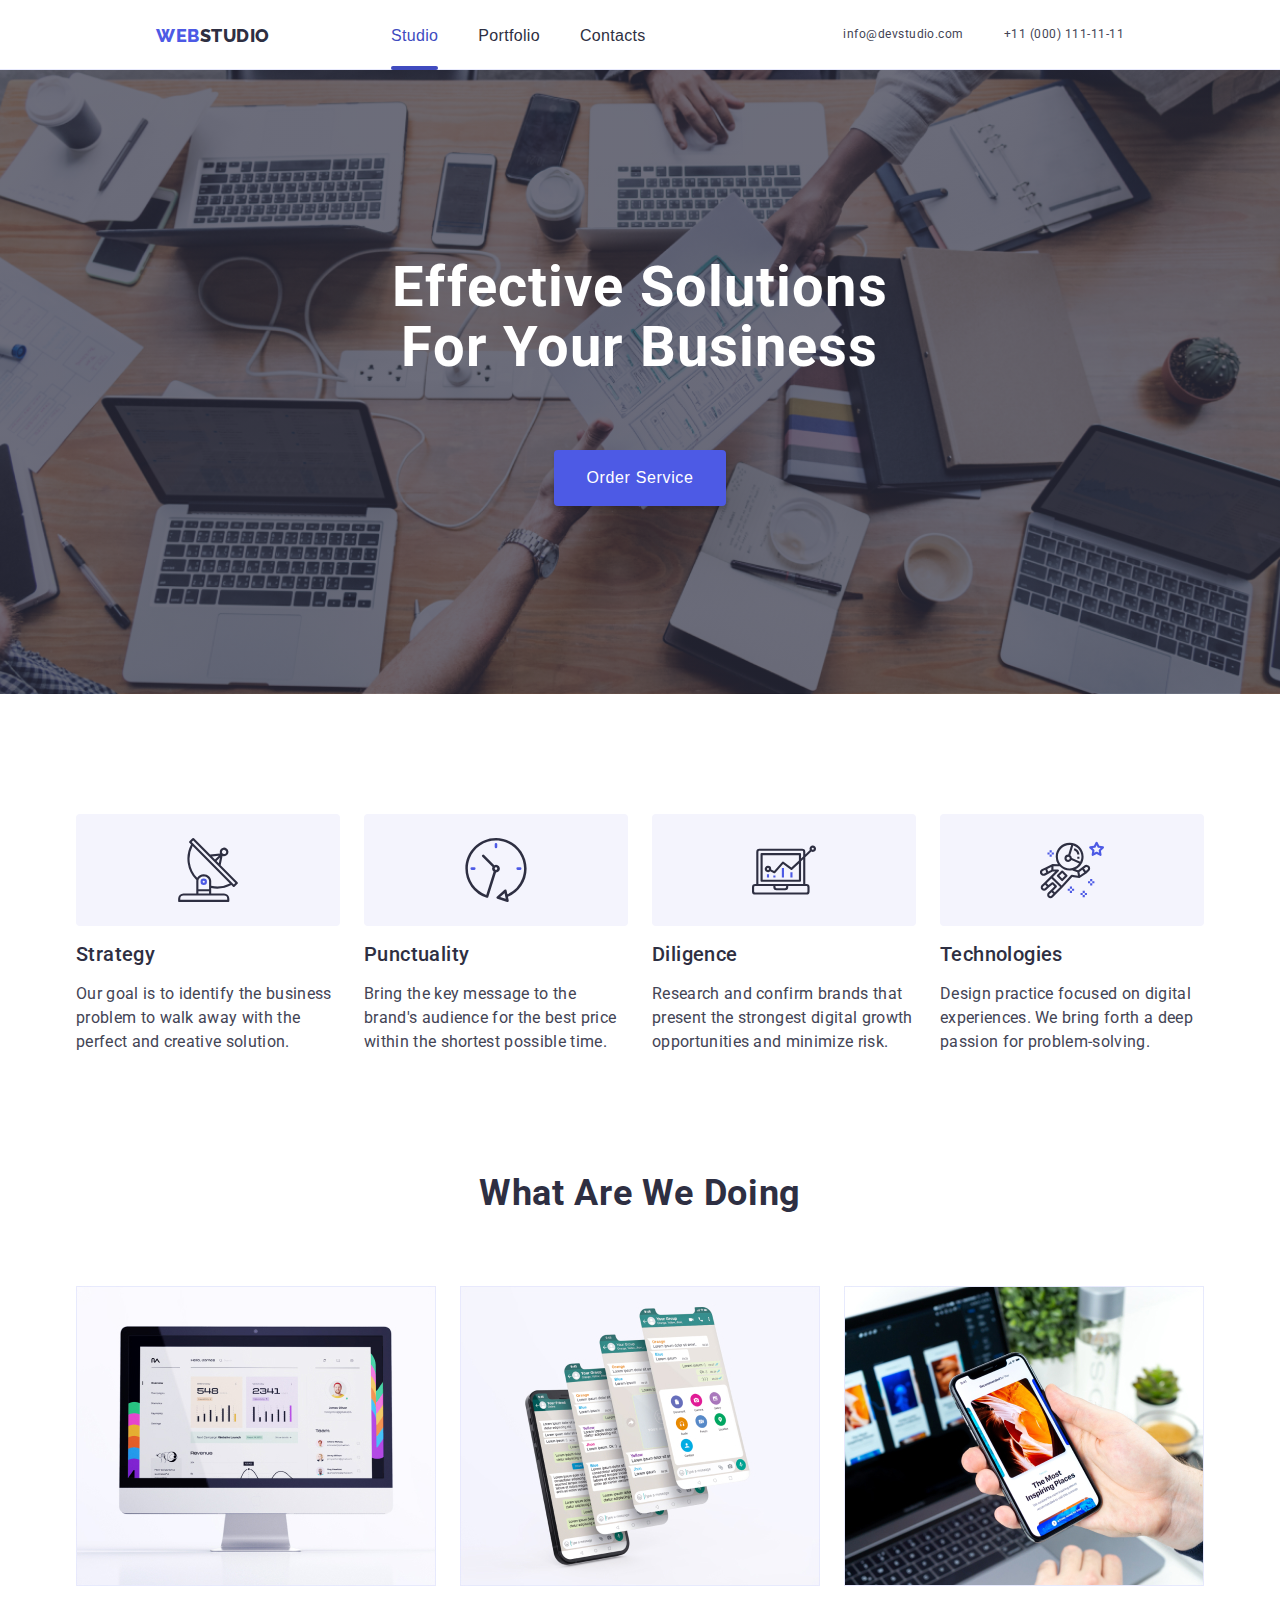
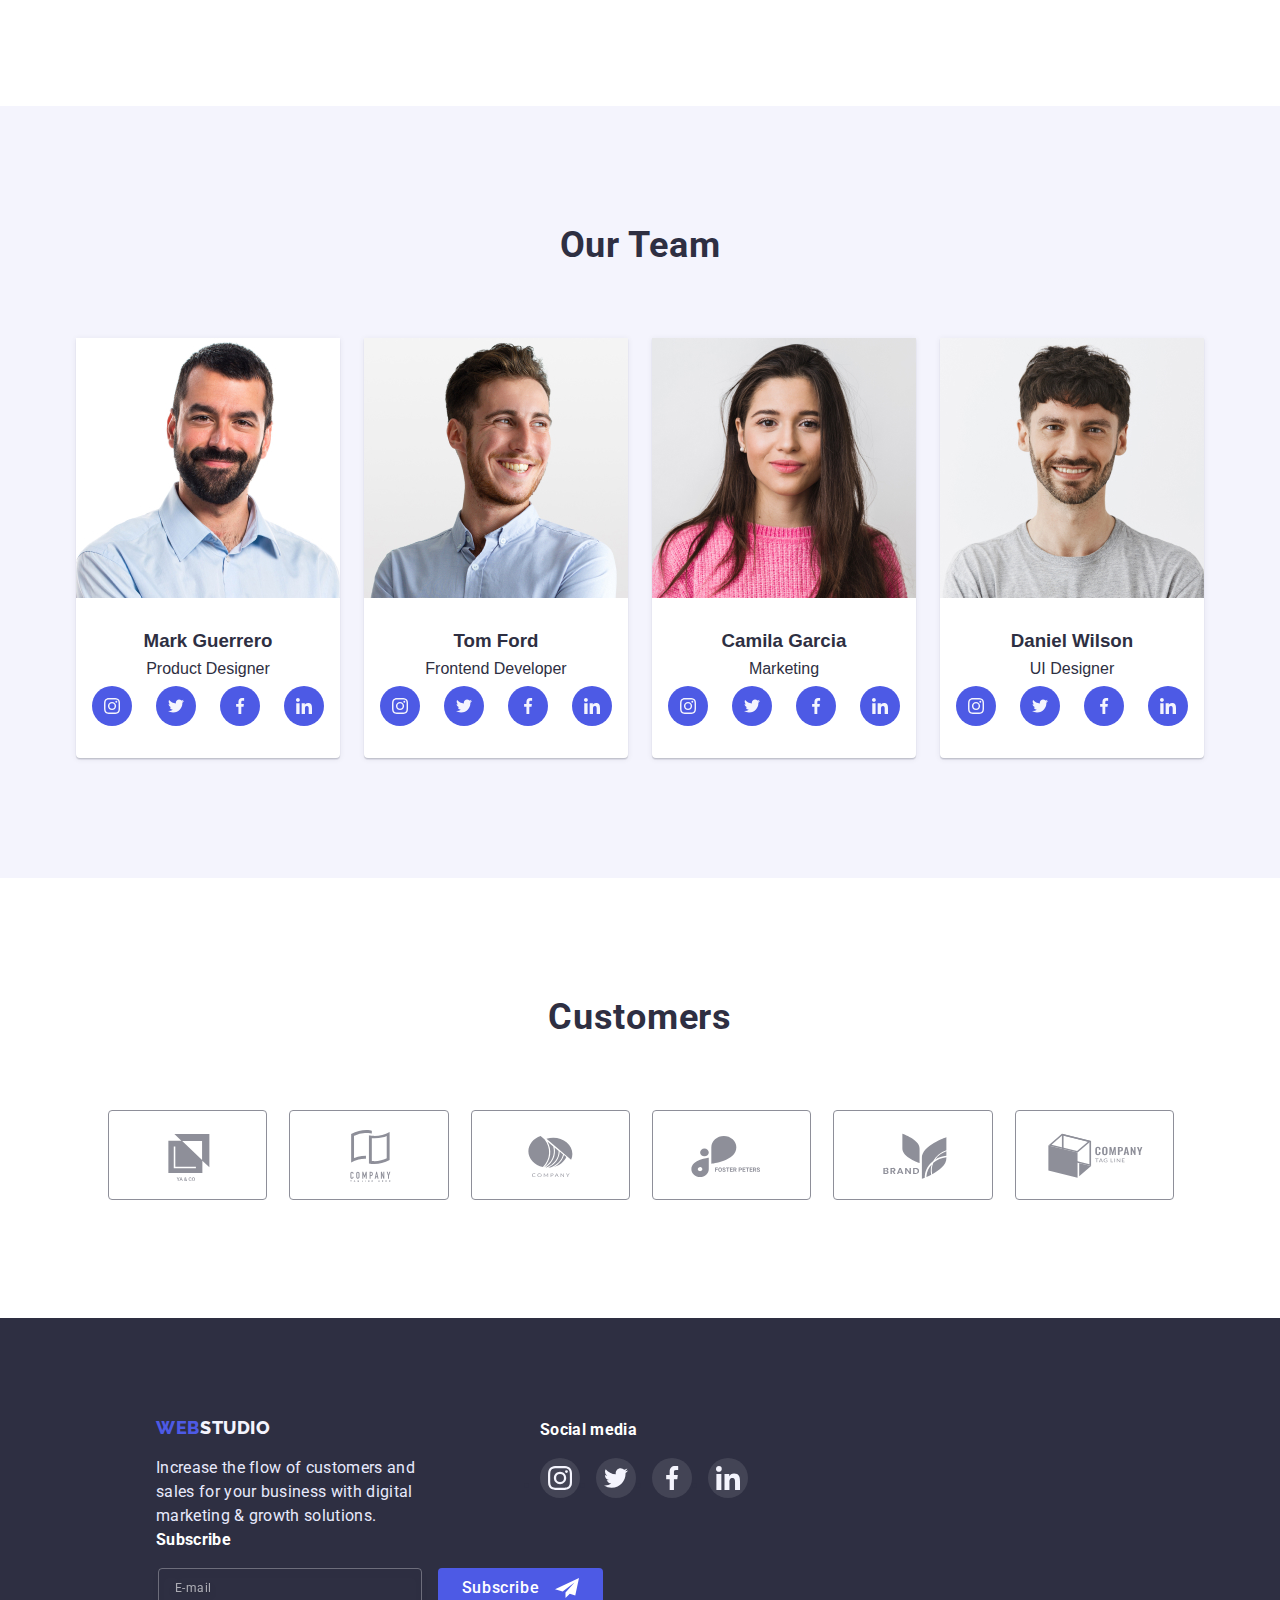
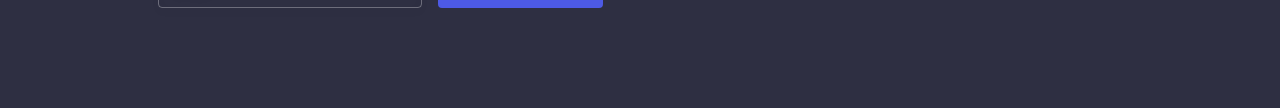
<file: index.html>
<!DOCTYPE html>
<html lang="en">
  <head>
    <meta charset="UTF-8" />
    <meta http-equiv="X-UA-Compatible" content="IE=edge" />
    <meta name="viewport" content="width=device-width, initial-scale=1.0" />
    <title>Document</title>
    <link rel="stylesheet" href="./css/styles.css" />
    <link rel="preconnect" href="https://fonts.googleapis.com" />
    <link rel="preconnect" href="https://fonts.gstatic.com" crossorigin />
    <link
      href="https://fonts.googleapis.com/css2?family=Raleway:wght@800&family=Roboto:wght@400;500;700&display=swap"
      rel="stylesheet"
    />
  </head>
  <body>
    <header class="container">
      <div class="ppp">
        <nav class="header-navigation">
          <a class="logo link" href="./index.html"
            ><div class="logo-firstpart">Web</div>
            <div class="logo-secondpart">Studio</div></a
          >

          <ul class="menu">
            <li>
              <a class="menu-item link active" href="./index.html">Studio</a>
            </li>
            <li>
              <a class="menu-item link" href="./portfolio.html">Portfolio</a>
            </li>
            <li>
              <a class="menu-item link" href="">Contacts</a>
            </li>
          </ul>
          <button class="open-menu" type="button" data-menu-open>
            <svg class="burger-icon" width="32" height="22">
              <use href="./images/icons.svg#icon-menu"></use>
            </svg>
          </button>
        </nav>
        <address>
          <ul class="contacts">
            <li class="contacts-item-height">
              <a class="contacts-item link" href="mailto:info@devstudio.com"
                >info@devstudio.com</a
              >
            </li>
            <li class="contacts-item-height">
              <a class="contacts-item link" href="tel:+110001111111"
                >+11 (000) 111-11-11</a
              >
            </li>
          </ul>
        </address>
      </div>
    </header>

    <main>
      <section class="first-section container">
        <h1>Effective Solutions for Your Business</h1>
        <button class="first-section-button" type="button" data-modal-open>
          Order Service
        </button>
      </section>
      <section class="second-section container">
        <h2 class="noname"></h2>
        <ul class="second-media-list list">
          <li class="second-media-item">
            <a href="" class="second-media-link link">
              <svg width="64" height="64">
                <use href="./images/icons.svg#icon-antenna"></use>
              </svg>
            </a>
          </li>
          <li class="second-media-item">
            <a href="" class="second-media-link link">
              <svg width="64" height="64">
                <use href="./images/icons.svg#icon-clock"></use>
              </svg>
            </a>
          </li>
          <li class="second-media-item">
            <a href="" class="second-media-link link">
              <svg width="64" height="64">
                <use href="./images/icons.svg#icon-diagram"></use>
              </svg>
            </a>
          </li>
          <li class="second-media-item">
            <a href="" class="second-media-link link">
              <svg width="64" height="64">
                <use href="./images/icons.svg#icon-astronaut"></use>
              </svg>
            </a>
          </li>
        </ul>
        <ul class="second-section-list list">
          <li class="second-section-item second-item-first">
            <h3 class="section-text-item">Strategy</h3>
            <p class="list-text">
              Our goal is to identify the business problem to walk away with the
              perfect and creative solution.
            </p>
          </li>
          <li class="second-section-item second-item-second">
            <h3 class="section-text-item">Punctuality</h3>
            <p class="list-text">
              Bring the key message to the brand's audience for the best price
              within the shortest possible time.
            </p>
          </li>
          <li class="second-section-item second-item-third">
            <h3 class="section-text-item">Diligence</h3>
            <p class="list-text">
              Research and confirm brands that present the strongest digital
              growth opportunities and minimize risk.
            </p>
          </li>
          <li class="second-section-item second-item-fourth">
            <h3 class="section-text-item">Technologies</h3>
            <p class="list-text">
              Design practice focused on digital experiences. We bring forth a
              deep passion for problem-solving.
            </p>
          </li>
        </ul>
      </section>
      <section class="third-section container">
        <h2 class="third-section-name">What are we doing</h2>
        <ul class="list">
          <li class="third-section-item">
            <img src="./images/img1.jpg" alt="computer" width="360" />
          </li>
          <li class="third-section-item">
            <img src="./images/img2.jpg" alt="phone" width="360" />
          </li>
          <li class="third-section-item">
            <img src="./images/img3.jpg" alt="computer and phone" width="360" />
          </li>
        </ul>
      </section>
      <section class="fourth-section container">
        <h2 class="fourth-section-name">Our Team</h2>
        <ul class="list">
          <li class="fourth-section-item">
            <img
              class="fourth-section-people"
              src="./images/img4.jpg"
              alt="man"
              width="264"
            />
            <h3 class="fourth-section-item-name">Mark Guerrero</h3>
            <p class="fourth-section-item-text">Product Designer</p>
            <ul class="fourth-media-list list">
              <li class="fourth-media-item">
                <a href="" class="fourth-media-link link">
                  <svg class="fourth-media-icon" width="16" height="16">
                    <use href="./images/icons.svg#icon-instagram"></use>
                  </svg>
                </a>
              </li>
              <li class="fourth-media-item">
                <a href="" class="fourth-media-link link"
                  ><svg class="fourth-media-icon" width="16" height="16">
                    <use href="./images/icons.svg#icon-twitter"></use></svg
                ></a>
              </li>
              <li class="fourth-media-item">
                <a href="" class="fourth-media-link link"
                  ><svg class="fourth-media-icon" width="16" height="16">
                    <use href="./images/icons.svg#icon-facebook"></use></svg
                ></a>
              </li>
              <li class="fourth-media-item">
                <a href="" class="fourth-media-link link"
                  ><svg class="fourth-media-icon" width="16" height="16">
                    <use href="./images/icons.svg#icon-linkedin"></use></svg
                ></a>
              </li>
            </ul>
          </li>
          <li class="fourth-section-item">
            <img
              class="fourth-section-people"
              src="./images/img5.jpg"
              alt="man"
              width="264"
            />
            <h3 class="fourth-section-item-name">Tom Ford</h3>
            <p class="fourth-section-item-text">Frontend Developer</p>
            <ul class="fourth-media-list list">
              <li class="fourth-media-item">
                <a href="" class="fourth-media-link link">
                  <svg class="fourth-media-icon" width="16" height="16">
                    <use href="./images/icons.svg#icon-instagram"></use>
                  </svg>
                </a>
              </li>
              <li class="fourth-media-item">
                <a href="" class="fourth-media-link link"
                  ><svg class="fourth-media-icon" width="16" height="16">
                    <use href="./images/icons.svg#icon-twitter"></use></svg
                ></a>
              </li>
              <li class="fourth-media-item">
                <a href="" class="fourth-media-link link"
                  ><svg class="fourth-media-icon" width="16" height="16">
                    <use href="./images/icons.svg#icon-facebook"></use></svg
                ></a>
              </li>
              <li class="fourth-media-item">
                <a href="" class="fourth-media-link link"
                  ><svg class="fourth-media-icon" width="16" height="16">
                    <use href="./images/icons.svg#icon-linkedin"></use></svg
                ></a>
              </li>
            </ul>
          </li>
          <li class="fourth-section-item">
            <img
              class="fourth-section-people"
              src="./images/img6.jpg"
              alt="woman"
              width="264"
            />
            <h3 class="fourth-section-item-name">Camila Garcia</h3>
            <p class="fourth-section-item-text">Marketing</p>
            <ul class="fourth-media-list list">
              <li class="fourth-media-item">
                <a href="" class="fourth-media-link link">
                  <svg class="fourth-media-icon" width="16" height="16">
                    <use href="./images/icons.svg#icon-instagram"></use>
                  </svg>
                </a>
              </li>
              <li class="fourth-media-item">
                <a href="" class="fourth-media-link link"
                  ><svg class="fourth-media-icon" width="16" height="16">
                    <use href="./images/icons.svg#icon-twitter"></use></svg
                ></a>
              </li>
              <li class="fourth-media-item">
                <a href="" class="fourth-media-link link"
                  ><svg class="fourth-media-icon" width="16" height="16">
                    <use href="./images/icons.svg#icon-facebook"></use></svg
                ></a>
              </li>
              <li class="fourth-media-item">
                <a href="" class="fourth-media-link link"
                  ><svg class="fourth-media-icon" width="16" height="16">
                    <use href="./images/icons.svg#icon-linkedin"></use></svg
                ></a>
              </li>
            </ul>
          </li>
          <li class="fourth-section-item">
            <img
              class="fourth-section-people"
              src="./images/img7.jpg"
              alt="man"
              width="264"
            />
            <h3 class="fourth-section-item-name">Daniel Wilson</h3>
            <p class="fourth-section-item-text">UI Designer</p>
            <ul class="fourth-media-list list">
              <li class="fourth-media-item">
                <a href="" class="fourth-media-link link">
                  <svg class="fourth-media-icon" width="16" height="16">
                    <use href="./images/icons.svg#icon-instagram"></use>
                  </svg>
                </a>
              </li>
              <li class="fourth-media-item">
                <a href="" class="fourth-media-link link"
                  ><svg class="fourth-media-icon" width="16" height="16">
                    <use href="./images/icons.svg#icon-twitter"></use></svg
                ></a>
              </li>
              <li class="fourth-media-item">
                <a href="" class="fourth-media-link link"
                  ><svg class="fourth-media-icon" width="16" height="16">
                    <use href="./images/icons.svg#icon-facebook"></use></svg
                ></a>
              </li>
              <li class="fourth-media-item">
                <a href="" class="fourth-media-link link"
                  ><svg class="fourth-media-icon" width="16" height="16">
                    <use href="./images/icons.svg#icon-linkedin"></use></svg
                ></a>
              </li>
            </ul>
          </li>
        </ul>
      </section>
      <section class="fifth-section container">
        <h2 class="fifth-section-name">Customers</h2>
        <ul class="fifth-media-list list">
          <li class="fifth-media-item">
            <a href="" class="fifth-media-link link">
              <svg class="fifth-media-icon" width="104" height="56">
                <use href="./images/icons.svg#icon-customer1"></use>
              </svg>
            </a>
          </li>
          <li class="fifth-media-item">
            <a href="" class="fifth-media-link link">
              <svg class="fifth-media-icon" width="104" height="56">
                <use href="./images/icons.svg#icon-customer2"></use>
              </svg>
            </a>
          </li>
          <li class="fifth-media-item">
            <a href="" class="fifth-media-link link">
              <svg class="fifth-media-icon" width="104" height="56">
                <use href="./images/icons.svg#icon-customer3"></use>
              </svg>
            </a>
          </li>
          <li class="fifth-media-item">
            <a href="" class="fifth-media-link link">
              <svg class="fifth-media-icon" width="104" height="56">
                <use href="./images/icons.svg#icon-customer4"></use>
              </svg>
            </a>
          </li>
          <li class="fifth-media-item">
            <a href="" class="fifth-media-link link">
              <svg class="fifth-media-icon" width="104" height="56">
                <use href="./images/icons.svg#icon-customer5"></use>
              </svg>
            </a>
          </li>
          <li class="fifth-media-item">
            <a href="" class="fifth-media-link link">
              <svg class="fifth-media-icon" width="104" height="56">
                <use href="./images/icons.svg#icon-customer6"></use>
              </svg>
            </a>
          </li>
        </ul>
      </section>
    </main>
    <footer class="container">
      <div class="footer-part-general">
        <a class="footer-logo link" href="./index.html"
          ><div class="footer-logo-firstpart">Web</div>
          <div class="footer-logo-secondpart">Studio</div></a
        >
        <p class="footer-text">
          Increase the flow of customers and sales for your business with
          digital marketing & growth solutions.
        </p>
      </div>
      <div class="footer-part-media">
        <h4 class="footer-media-text">Social media</h4>
        <ul class="footer-media-list">
          <li class="foter-media-item">
            <a href="" class="footer-media-link link">
              <svg width="24" height="24">
                <use href="./images/icons.svg#icon-instagram"></use>
              </svg>
            </a>
          </li>
          <li class="foter-media-item">
            <a href="" class="footer-media-link link"
              ><svg width="24" height="24">
                <use href="./images/icons.svg#icon-twitter"></use></svg
            ></a>
          </li>
          <li class="foter-media-item">
            <a href="" class="footer-media-link link"
              ><svg width="24" height="24">
                <use href="./images/icons.svg#icon-facebook"></use></svg
            ></a>
          </li>
          <li class="foter-media-item">
            <a href="" class="footer-media-link link"
              ><svg width="24" height="24">
                <use href="./images/icons.svg#icon-linkedin"></use></svg
            ></a>
          </li>
        </ul>
      </div>
      <div class="footer-part-subscribe">
        <h4 class="footer-subscribe-text">Subscribe</h4>
        <form class="footer-form">
          <input
            class="footer-input"
            type="email"
            name="user-email"
            placeholder="E-mail"
          />
          <button class="footer-button-subscribe" type="submit">
            Subscribe
            <svg class="subscribe-icon" width="24" height="24">
              <use href="./images/icons.svg#icon-send"></use>
            </svg>
          </button>
        </form>
      </div>
    </footer>
    <div class="backdrop is-hidden" data-modal>
      <div class="modal">
        <button type="button" class="modal-close" data-modal-close>
          <svg class="modal-close-item" width="8" height="8">
            <use href="./images/icons.svg#icon-close"></use>
          </svg>
        </button>
        <p class="modal-name">Leave your contacts and we will call you back</p>
        <form name="singup-form" autocomplete="on" action="">
          <div class="center">
            <div class="input-height">
              <label class="modal-label" for="name">Name</label>
              <div class="input-wrap">
                <input
                  class="modal-input"
                  id="name"
                  name="user-name"
                  type="text"
                  autofocus
                />
                <svg class="modal-icon" width="18" height="18">
                  <use href="./images/icons.svg#icon-profile1"></use>
                </svg>
              </div>
            </div>
            <div class="input-height">
              <label class="modal-label" for="tel">Phone</label>
              <div class="input-wrap">
                <input
                  class="modal-input"
                  id="tel"
                  name="user-tel"
                  type="tel"
                  autofocus
                />
                <svg class="modal-icon" width="18" height="18">
                  <use href="./images/icons.svg#icon-profile2"></use>
                </svg>
              </div>
            </div>
            <div class="input-height">
              <label class="modal-label" for="email">Email</label>
              <div class="input-wrap">
                <input
                  class="modal-input"
                  id="email"
                  name="user-email"
                  type="email"
                  autofocus
                />
                <svg class="modal-icon" width="18" height="18">
                  <use href="./images/icons.svg#icon-profile3"></use>
                </svg>
              </div>
            </div>
            <div class="comment-height">
              <label for="comment" class="modal-label">Comment</label>
              <textarea
                class="modal-textarea"
                name="user-comment"
                id="comment"
                placeholder="Text input"
              ></textarea>
            </div>
          </div>
          <div class="modal-field">
            <input
              class="modal-checkbox is-hidden"
              id="accept"
              name="user-accept"
              type="checkbox"
              value="true"
            />
            <label for="accept" class="policy-text">
              I accept the terms and conditions of the
              <a class="policy-link" href="">Privacy Policy</a></label
            >

            <button class="modal-submit" type="submit">Send</button>
          </div>
        </form>
      </div>
    </div>
    <script src="./js/modal.js"></script>
    <div class="menu-container is-hidden container" data-menu>
      <div class="modal-menu">
        <button type="button" class="modal-close" data-menu-close>
          <svg class="modal-close-item" width="8" height="8">
            <use href="./images/icons.svg#icon-close"></use>
          </svg>
        </button>
        <ul class="modal-menu-list">
          <li>
            <a class="modal-menu-item link" href="./index.html">Studio</a>
          </li>
          <li>
            <a class="modal-menu-item link" href="./portfolio.html"
              >Portfolio</a
            >
          </li>
          <li>
            <a class="modal-menu-item link active-modal" href="">Contacts</a>
          </li>
        </ul>
        <address>
          <ul class="modal-contacts-list">
            <li class="modal-item-tel">
              <a class="modal-contacts-tel link" href="tel:+110001111111"
                >+11 (000) 111-11-11</a
              >
            </li>
            <li>
              <a
                class="modal-contacts-mail link"
                href="mailto:info@devstudio.com"
                >info@devstudio.com</a
              >
            </li>
          </ul>
        </address>
        <ul class="modal-media-list list">
          <li class="fourth-media-item">
            <a href="" class="fourth-media-link link">
              <svg class="fourth-media-icon" width="16" height="16">
                <use href="./images/icons.svg#icon-instagram"></use>
              </svg>
            </a>
          </li>
          <li class="fourth-media-item">
            <a href="" class="fourth-media-link link"
              ><svg class="fourth-media-icon" width="16" height="16">
                <use href="./images/icons.svg#icon-twitter"></use></svg
            ></a>
          </li>
          <li class="fourth-media-item">
            <a href="" class="fourth-media-link link"
              ><svg class="fourth-media-icon" width="16" height="16">
                <use href="./images/icons.svg#icon-facebook"></use></svg
            ></a>
          </li>
          <li class="fourth-media-item">
            <a href="" class="fourth-media-link link"
              ><svg class="fourth-media-icon" width="16" height="16">
                <use href="./images/icons.svg#icon-linkedin"></use></svg
            ></a>
          </li>
        </ul>
      </div>
    </div>
    <script src="./js/menu.js"></script>
  </body>
</html>
</file>
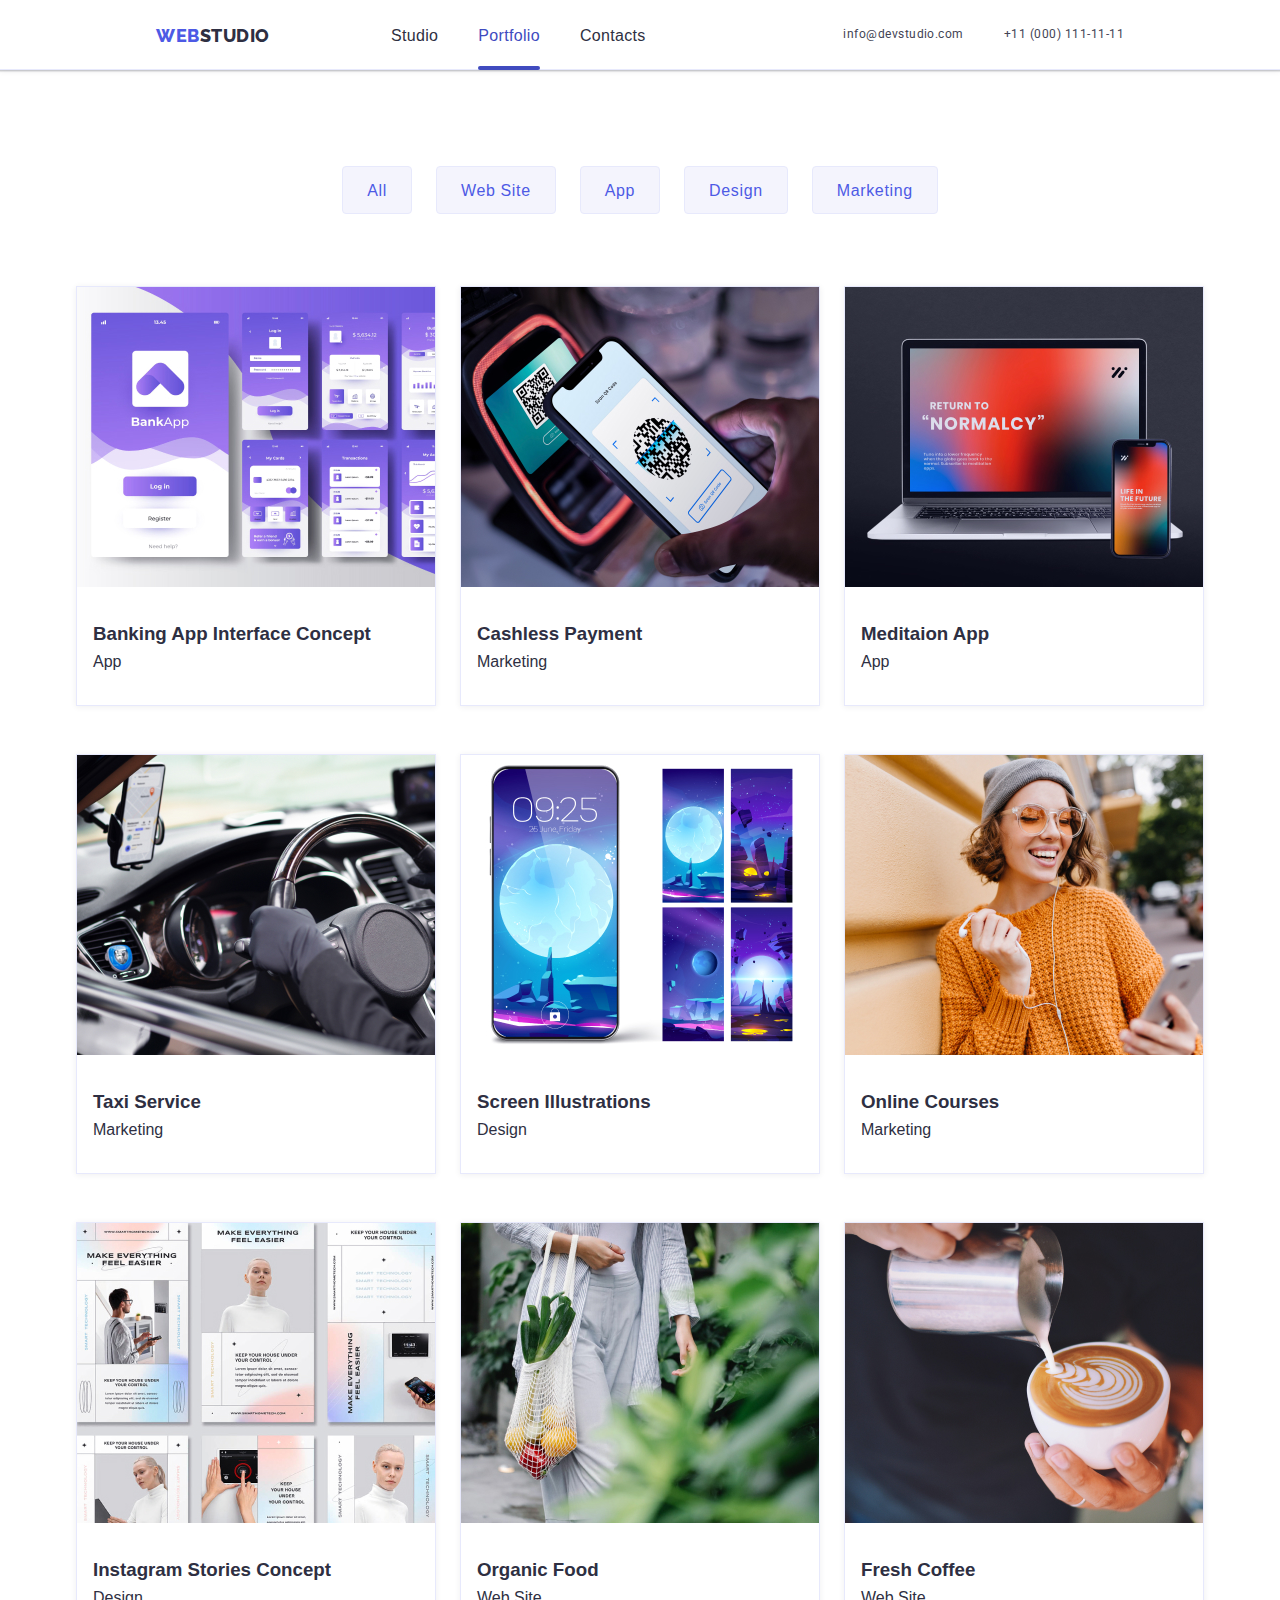
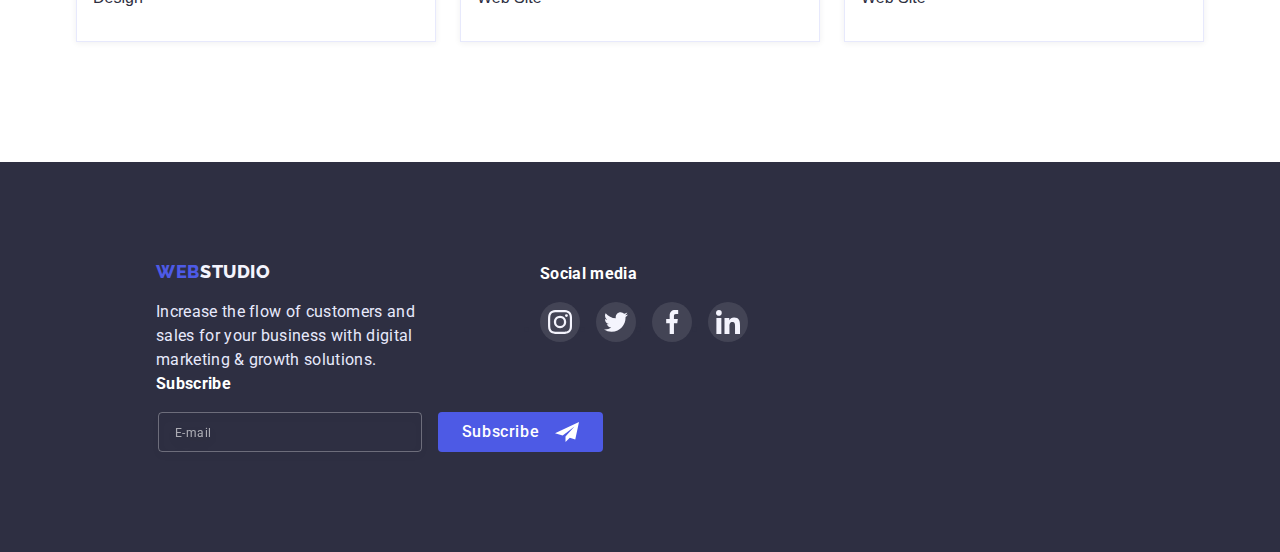
<file: portfolio.html>
<!DOCTYPE html>
<html lang="en">
  <head>
    <meta charset="UTF-8" />
    <meta http-equiv="X-UA-Compatible" content="IE=edge" />
    <meta name="viewport" content="width=device-width, initial-scale=1.0" />
    <title>Document</title>
    <link rel="stylesheet" href="./css/styles.css" />
    <link rel="preconnect" href="https://fonts.googleapis.com" />
    <link rel="preconnect" href="https://fonts.gstatic.com" crossorigin />
    <link
      href="https://fonts.googleapis.com/css2?family=Raleway:wght@800&family=Roboto:wght@400;500;700&display=swap"
      rel="stylesheet"
    />
  </head>
  <body>
    <header class="container">
      <div class="ppp">
        <nav class="header-navigation">
          <a class="logo link" href="./index.html"
            ><div class="logo-firstpart">Web</div>
            <div class="logo-secondpart">Studio</div></a
          >

          <ul class="menu">
            <li>
              <a class="menu-item link" href="./index.html">Studio</a>
            </li>
            <li>
              <a class="menu-item link active" href="./portfolio.html"
                >Portfolio</a
              >
            </li>
            <li>
              <a class="menu-item link" href="">Contacts</a>
            </li>
          </ul>
          <button class="open-menu" type="button" data-menu-open>
            <svg class="burger-icon" width="32" height="22">
              <use href="./images/icons.svg#icon-menu"></use>
            </svg>
          </button>
        </nav>
        <address>
          <ul class="contacts">
            <li class="contacts-item-height">
              <a class="contacts-item link" href="mailto:info@devstudio.com"
                >info@devstudio.com</a
              >
            </li>
            <li class="contacts-item-height">
              <a class="contacts-item link" href="tel:+110001111111"
                >+11 (000) 111-11-11</a
              >
            </li>
          </ul>
        </address>
      </div>
    </header>

    <main>
      <nav class="container">
        <ul class="navigation">
          <li>
            <button class="navigation-button" type="button">All</button>
          </li>
          <li>
            <button class="navigation-button" type="button">Web Site</button>
          </li>
          <li><button class="navigation-button" type="button">App</button></li>
          <li>
            <button class="navigation-button" type="button">Design</button>
          </li>
          <li>
            <button class="navigation-button" type="button">Marketing</button>
          </li>
        </ul>
      </nav>
      <section class="container">
        <ul class="main-general-list">
          <li class="main-list-item first-item-portfolio">
            <div class="main-overlay-image">
              <img
                src="./images/images-portfolio/img1.jpg"
                alt="App"
                width="360"
                height="300"
              />
              <p class="main-list-overlay">
                14 Stylish and User-Friendly App Design Concepts · Task Manager
                App · Calorie Tracker App · Exotic Fruit Ecommerce App · Cloud
                Storage App
              </p>
            </div>

            <h3 class="card-name">Banking App Interface Concept</h3>
            <p class="card-text">App</p>
          </li>
          <li class="main-list-item second-item-portfolio">
            <div class="main-overlay-image">
              <img
                src="./images/images-portfolio/img2.jpg"
                alt="Phone"
                width="360"
                height="300"
              />
              <p class="main-list-overlay">
                14 Stylish and User-Friendly App Design Concepts · Task Manager
                App · Calorie Tracker App · Exotic Fruit Ecommerce App · Cloud
                Storage App
              </p>
            </div>
            <h3 class="card-name">Cashless Payment</h3>
            <p class="card-text">Marketing</p>
          </li>
          <li class="main-list-item third-item-portfolio">
            <div class="main-overlay-image">
              <img
                src="./images/images-portfolio/img3.jpg"
                alt="Phone and computer"
                width="360"
                height="300"
              />
              <p class="main-list-overlay">
                14 Stylish and User-Friendly App Design Concepts · Task Manager
                App · Calorie Tracker App · Exotic Fruit Ecommerce App · Cloud
                Storage App
              </p>
            </div>
            <h3 class="card-name">Meditaion App</h3>
            <p class="card-text">App</p>
          </li>

          <li class="main-list-item first-item-portfolio">
            <div class="main-overlay-image">
              <img
                src="./images/images-portfolio/img4.jpg"
                alt="car"
                width="360"
                height="300"
              />
              <p class="main-list-overlay">
                14 Stylish and User-Friendly App Design Concepts · Task Manager
                App · Calorie Tracker App · Exotic Fruit Ecommerce App · Cloud
                Storage App
              </p>
            </div>
            <h3 class="card-name">Taxi Service</h3>
            <p class="card-text">Marketing</p>
          </li>
          <li class="main-list-item second-item-portfolio">
            <div class="main-overlay-image">
              <img
                src="./images/images-portfolio/img5.jpg"
                alt="phone"
                width="360"
                height="300"
              />
              <p class="main-list-overlay">
                14 Stylish and User-Friendly App Design Concepts · Task Manager
                App · Calorie Tracker App · Exotic Fruit Ecommerce App · Cloud
                Storage App
              </p>
            </div>
            <h3 class="card-name">Screen Illustrations</h3>
            <p class="card-text">Design</p>
          </li>
          <li class="main-list-item third-item-portfolio">
            <div class="main-overlay-image">
              <img
                src="./images/images-portfolio/img6.jpg"
                alt="girl"
                width="360"
                height="300"
              />
              <p class="main-list-overlay">
                14 Stylish and User-Friendly App Design Concepts · Task Manager
                App · Calorie Tracker App · Exotic Fruit Ecommerce App · Cloud
                Storage App
              </p>
            </div>
            <h3 class="card-name">Online Courses</h3>
            <p class="card-text">Marketing</p>
          </li>

          <li class="main-list-item first-item-portfolio">
            <div class="main-overlay-image">
              <img
                src="./images/images-portfolio/img7.jpg"
                alt="App"
                width="360"
                height="300"
              />
              <p class="main-list-overlay">
                14 Stylish and User-Friendly App Design Concepts · Task Manager
                App · Calorie Tracker App · Exotic Fruit Ecommerce App · Cloud
                Storage App
              </p>
            </div>
            <h3 class="card-name">Instagram Stories Concept</h3>
            <p class="card-text">Design</p>
          </li>
          <li class="main-list-item second-item-portfolio">
            <div class="main-overlay-image">
              <img
                src="./images/images-portfolio/img8.jpg"
                alt="Woman with food"
                width="360"
                height="300"
              />
              <p class="main-list-overlay">
                14 Stylish and User-Friendly App Design Concepts · Task Manager
                App · Calorie Tracker App · Exotic Fruit Ecommerce App · Cloud
                Storage App
              </p>
            </div>
            <h3 class="card-name">Organic Food</h3>
            <p class="card-text">Web Site</p>
          </li>
          <li class="main-list-item third-item-portfolio">
            <div class="main-overlay-image">
              <img
                src="./images/images-portfolio/img9.jpg"
                alt="Coffee"
                width="360"
                height="300"
              />
              <p class="main-list-overlay">
                14 Stylish and User-Friendly App Design Concepts · Task Manager
                App · Calorie Tracker App · Exotic Fruit Ecommerce App · Cloud
                Storage App
              </p>
            </div>
            <h3 class="card-name">Fresh Coffee</h3>
            <p class="card-text">Web Site</p>
          </li>
        </ul>
      </section>
    </main>
    <footer class="container">
      <div class="footer-part-general">
        <a class="footer-logo link" href="./index.html"
          ><div class="footer-logo-firstpart">Web</div>
          <div class="footer-logo-secondpart">Studio</div></a
        >
        <p class="footer-text">
          Increase the flow of customers and sales for your business with
          digital marketing & growth solutions.
        </p>
      </div>
      <div class="footer-part-media">
        <h4 class="footer-media-text">Social media</h4>
        <ul class="footer-media-list">
          <li class="foter-media-item">
            <a href="" class="footer-media-link link">
              <svg width="24" height="24">
                <use href="./images/icons.svg#icon-instagram"></use>
              </svg>
            </a>
          </li>
          <li class="foter-media-item">
            <a href="" class="footer-media-link link"
              ><svg width="24" height="24">
                <use href="./images/icons.svg#icon-twitter"></use></svg
            ></a>
          </li>
          <li class="foter-media-item">
            <a href="" class="footer-media-link link"
              ><svg width="24" height="24">
                <use href="./images/icons.svg#icon-facebook"></use></svg
            ></a>
          </li>
          <li class="foter-media-item">
            <a href="" class="footer-media-link link"
              ><svg width="24" height="24">
                <use href="./images/icons.svg#icon-linkedin"></use></svg
            ></a>
          </li>
        </ul>
      </div>
      <div class="footer-part-subscribe">
        <h4 class="footer-subscribe-text">Subscribe</h4>
        <form class="footer-form">
          <input
            class="footer-input"
            type="email"
            name="user-email"
            placeholder="E-mail"
          />
          <button class="footer-button-subscribe" type="submit">
            Subscribe
            <svg class="subscribe-icon" width="24" height="24">
              <use href="./images/icons.svg#icon-send"></use>
            </svg>
          </button>
        </form>
      </div>
    </footer>
    <div class="menu-container is-hidden container" data-menu>
      <div class="modal-menu">
        <button type="button" class="modal-close" data-menu-close>
          <svg class="modal-close-item" width="8" height="8">
            <use href="./images/icons.svg#icon-close"></use>
          </svg>
        </button>
        <ul class="modal-menu-list">
          <li>
            <a class="modal-menu-item link" href="./index.html">Studio</a>
          </li>
          <li>
            <a class="modal-menu-item link" href="./portfolio.html"
              >Portfolio</a
            >
          </li>
          <li>
            <a class="modal-menu-item link active-modal" href="">Contacts</a>
          </li>
        </ul>
        <address>
          <ul class="modal-contacts-list">
            <li class="modal-item-tel">
              <a class="modal-contacts-tel link" href="tel:+110001111111"
                >+11 (000) 111-11-11</a
              >
            </li>
            <li>
              <a
                class="modal-contacts-mail link"
                href="mailto:info@devstudio.com"
                >info@devstudio.com</a
              >
            </li>
          </ul>
        </address>
        <ul class="modal-media-list list">
          <li class="fourth-media-item">
            <a href="" class="fourth-media-link link">
              <svg class="fourth-media-icon" width="16" height="16">
                <use href="./images/icons.svg#icon-instagram"></use>
              </svg>
            </a>
          </li>
          <li class="fourth-media-item">
            <a href="" class="fourth-media-link link"
              ><svg class="fourth-media-icon" width="16" height="16">
                <use href="./images/icons.svg#icon-twitter"></use></svg
            ></a>
          </li>
          <li class="fourth-media-item">
            <a href="" class="fourth-media-link link"
              ><svg class="fourth-media-icon" width="16" height="16">
                <use href="./images/icons.svg#icon-facebook"></use></svg
            ></a>
          </li>
          <li class="fourth-media-item">
            <a href="" class="fourth-media-link link"
              ><svg class="fourth-media-icon" width="16" height="16">
                <use href="./images/icons.svg#icon-linkedin"></use></svg
            ></a>
          </li>
        </ul>
      </div>
    </div>
    <script src="./js/menu.js"></script>
  </body>
</html>
</file>
<file: css/styles.css>
/* body */
body {
  font-family: "Raleway Roboto", sans-serif;
  position: relative;
  width: 100%;
  max-width: 1440px;

  color: #2e2f42;
  margin: 0;

  background: #ffffff;
}
.container {
  width: 100%;
}

/* header */
header {
  height: 70px;
  box-sizing: border-box;
  padding: 24px 16px;

  border-bottom: 1px solid #e7e9fc;
  box-shadow: 0px 2px 1px rgba(46, 47, 66, 0.08),
    0px 1px 1px rgba(46, 47, 66, 0.16), 0px 1px 6px rgba(46, 47, 66, 0.08);
}
.header-navigation {
  display: flex;
  justify-content: space-between;
}
/* logo */
.logo {
  display: flex;

  width: 115px;
  height: 24px;
}
.logo-firstpart {
  font-family: "Raleway", sans-serif;
  font-weight: 800;
  font-size: 18px;
  line-height: 1.33;

  letter-spacing: 0.03em;
  text-transform: uppercase;

  color: #4d5ae5;
}
.logo-secondpart {
  font-family: "Raleway", sans-serif;
  font-weight: 800;
  font-size: 18px;
  line-height: 1.33;

  letter-spacing: 0.03em;
  text-transform: uppercase;

  color: #2e2f42;
}

/* menu */
.menu {
  list-style: none;
  display: flex;
  width: 261px;
  height: 24px;

  gap: 40px;

  padding: 0;
  margin: 0;
}
.menu {
  display: none;
}

.menu-item {
  font-size: 16px;
  line-height: 1.5;

  letter-spacing: 0.02em;

  display: block;
  color: #2e2f42;
}

.menu-item:hover {
  font-size: 16px;
  line-height: 1.5;

  letter-spacing: 0.02em;

  color: #404bbf;
  text-decoration: underline;

  transition-duration: 250ms;
  transition-timing-function: cubic-bezier(0.4, 0, 0.2, 1);
}

/* contacts */
.contacts {
  list-style: none;
  display: flex;
  column-gap: 40px;
  padding: 0;

  margin: 0;
}
.contacts {
  display: none;
}
.contacts-item {
  font-family: "Roboto";
  font-style: normal;
  font-weight: 400;
  font-size: 16px;
  line-height: 1.5;

  letter-spacing: 0.02em;

  color: #434455;
}
.contacts-item:hover {
  font-size: 16px;
  line-height: 1.5;

  letter-spacing: 0.02em;

  color: #404bbf;

  transition-duration: 250ms;
  transition-timing-function: cubic-bezier(0.4, 0, 0.2, 1);
}
.link {
  text-decoration: none;
}

/* main */

/* navigation */
.navigation {
  list-style: none;
  justify-content: center;
  display: flex;
  column-gap: 24px;
  padding: 96px 0 0 0;

  margin: 0 0 72px 0;
}
.navigation-button {
  font-size: 16px;
  line-height: 1.5;
  padding: 12px 24px;

  letter-spacing: 0.04em;

  color: #4d5ae5;

  height: 48px;

  background: #f4f4fd;

  border: 1px solid #e7e9fc;
  border-radius: 4px;
  cursor: pointer;
}

.navigation-button:hover {
  color: #ffffff;

  padding: 12px 24px;

  height: 48px;

  background: #404bbf;
  box-shadow: 0px 3px 1px rgba(0, 0, 0, 0.1), 0px 2px 1px rgba(0, 0, 0, 0.08),
    0px 2px 2px rgba(0, 0, 0, 0.12);
  border-radius: 4px;

  transition-duration: 250ms;
  transition-timing-function: cubic-bezier(0.4, 0, 0.2, 1);
}

.main-list-item {
  box-sizing: border-box;
  width: 360px;
  height: 420px;

  background: #ffffff;

  border: 1px solid #e7e9fc;
  box-shadow: 0px 1px 6px rgba(46, 47, 66, 0.08);

  list-style: none;
}
.main-list-item:hover {
  border: 0.5px solid #f4f4fd;
  box-shadow: 0px 1px 6px rgba(46, 47, 66, 0.08),
    0px 1px 1px rgba(46, 47, 66, 0.16), 0px 2px 1px rgba(46, 47, 66, 0.08);

  transition-duration: 250ms;
  transition-timing-function: cubic-bezier(0.4, 0, 0.2, 1);
}
.main-list-overlay {
  position: absolute;
  left: 0px;
  top: 0px;
  margin: 0;
  padding: 40px 32px 164px 32px;

  color: #f4f4fd;
  background: #4d5ae5;

  height: 100%;
  transform: translateY(100%);
}
.main-list-item:hover .main-list-overlay {
  transform: translateY(0);
  transition-duration: 250ms;
  transition-timing-function: cubic-bezier(0.4, 0, 0.2, 1);
}
.main-overlay-image {
  position: relative;
  overflow: hidden;
}

.main-general-list {
  list-style: none;
  flex-wrap: wrap;
  column-gap: 24px;
  row-gap: 48px;
  display: flex;
  padding-bottom: 120px;
  justify-content: center;
  padding-left: 0;
  margin: 0;
}
.card-name {
  padding-left: 16px;

  margin: 32px 0 8px 0;
}
.card-text {
  padding-left: 16px;
  margin: 0;
}

/* first-section */
.first-section {
  background-color: #2e2f42;
  background-image: linear-gradient(
      rgba(46, 47, 66, 0.7),
      rgba(46, 47, 66, 0.7)
    ),
    url(../images/people-office.jpg);
  background-repeat: no-repeat;
  background-position: center;
  background-size: cover;

  margin: 0;
  display: flex;
  flex-direction: column;
  align-items: center;
  row-gap: 72px;
  padding-top: 112px;
  padding-bottom: 112px;
}
h1 {
  font-family: "Roboto";
  width: calc((100% - 109px) / 1);

  font-weight: 700;
  font-size: 36px;
  line-height: 1.11;
  margin: 0;

  text-align: center;
  letter-spacing: 0.02em;
  text-transform: capitalize;

  color: #ffffff;
}
.first-section-button {
  width: 172px;
  height: 56px;
  font-family: inherit;

  padding: 16px 32px;
  gap: 10px;
  font-size: 16px;
  line-height: 1.5;
  letter-spacing: 0.04em;

  color: #ffffff;

  background: #4d5ae5;
  box-shadow: 0px 4px 4px rgba(0, 0, 0, 0.15);
  border-radius: 4px;

  cursor: pointer;
  border: 0;
}
.first-section-button:hover {
  font-family: inherit;

  padding: 16px 32px;
  gap: 10px;
  font-size: 16px;
  line-height: 1.5;
  letter-spacing: 0.04em;

  color: #ffffff;
  background: #404bbf;

  border-radius: 4px;

  transition-duration: 250ms;
  transition-timing-function: cubic-bezier(0.4, 0, 0.2, 1);
}

/* second-section */
.second-section {
  padding-top: 96px;
  padding-bottom: 96px;
  justify-content: center;
}
.second-section-list {
  row-gap: 72px;
}
.second-section-item {
  row-gap: 8px;

  width: calc((100% - 32px) / 1);

  margin: 0;
}
.section-text-item {
  margin: 0;
  display: flex;
  align-items: center;
  justify-content: center;
  align-content: center;
  height: 40px;

  /* Header 2 */

  font-family: "Roboto";
  font-style: normal;
  font-weight: 700;
  font-size: 36px;
  line-height: 40px;
  /* identical to box height, or 111% */

  text-align: center;
  letter-spacing: 0.02em;
  text-transform: capitalize;

  letter-spacing: 0.02em;
}
.second-media-list {
  gap: 24;
  display: flex;
}
/* .second-media-item {
  width: 264px;
  height: 112px;
  margin-bottom: 8px;
} */
.second-media-item {
  display: none;
}
/* .second-media-link {
  width: 100%;
  height: 100%;
  display: flex;
  justify-content: center;
  align-items: center;
  background: #f4f4fd;
  border-radius: 4px;
} */
/* third-section */
.third-section {
  display: none;
}
.third-section {
  justify-content: center;
  padding-bottom: 120px;
}

.third-section-name {
  font-family: "Roboto";
  font-style: normal;
  font-size: 36px;
  line-height: 1.11;

  margin: 0;
  margin-bottom: 72px;

  text-align: center;

  letter-spacing: 0.02em;
  text-transform: capitalize;
}
.third-section-item {
  width: 360px;
  height: 300px;
}

.fourth-section {
  background: #f4f4fd;
  padding-bottom: 120px;
  padding-top: 120px;
}
.fourth-section-name {
  font-family: "Roboto";
  font-style: normal;
  font-size: 36px;
  line-height: 1.11;

  text-align: center;

  margin: 0;

  letter-spacing: 0.02em;
  text-transform: capitalize;
}

.fourth-section-item {
  width: 264px;
  display: flex;
  flex-direction: column;
  justify-content: center;
  align-items: center;
  margin-top: 72px;

  background: #ffffff;
  box-shadow: 0px 1px 6px rgba(46, 47, 66, 0.08),
    0px 1px 1px rgba(46, 47, 66, 0.16), 0px 2px 1px rgba(46, 47, 66, 0.08);
  border-radius: 0px 0px 4px 4px;

  padding-bottom: 32px;
}
.fourth-section-people {
  width: 100%;
}
.fourth-section-item-name {
  margin: 32px 0 8px 0;
}
.fourth-section-item-text {
  margin: 0 0 8px 0;
}
.fourth-media-list {
  display: flex;
  justify-content: center;
  gap: 24px;
}
.fourth-media-item {
  width: 40px;
  height: 40px;
}
.fourth-media-link {
  width: 100%;
  height: 100%;
  display: flex;
  justify-content: center;
  align-items: center;
  border-radius: 50%;
  background: #4d5ae5;
}
.fourth-media-link:hover {
  background-color: #404bbf;
  transition-duration: 250ms;
  transition-timing-function: cubic-bezier(0.4, 0, 0.2, 1);
}
/* fifth-section */
.fifth-section {
  padding-top: 130px;
  padding-bottom: 120px;
}
.fifth-section-name {
  font-family: "Roboto";
  font-style: normal;
  font-size: 36px;
  line-height: 1.11;

  text-align: center;

  margin: 0 0 72px 0;

  letter-spacing: 0.02em;
  text-transform: capitalize;
}
.fifth-media-list {
  display: flex;
  gap: 24px;
  justify-content: center;
  margin-top: 72px;
}
.fifth-media-item {
  width: calc((100% - 48px) / 2);
  height: 88px;
}
.fifth-media-link {
  width: 100%;
  height: 100%;
  display: flex;
  justify-content: center;
  align-items: center;

  border: 1px solid #8e8f99;
  border-radius: 4px;
  color: #8e8f99;
}
.fifth-media-icon {
  fill: currentColor;
}
.fifth-media-link:hover {
  border-color: #404bbf;
  color: #404bbf;
  transition-duration: 250ms;
  transition-timing-function: cubic-bezier(0.4, 0, 0.2, 1);
}

/* footer */
footer {
  background: #2e2f42;
  display: flex;
  box-sizing: border-box;
  padding-top: 96px;
  padding-bottom: 96px;

  align-items: center;

  flex-direction: column;
  gap: 72px;
}
.footer-logo {
  display: flex;
  flex-direction: row;
  align-items: center;
  justify-content: center;
}
.footer-logo-firstpart {
  width: 44px;
  height: 22px;

  font-family: "Raleway", sans-serif;
  font-weight: 800;
  font-size: 18px;
  line-height: 1.16;

  letter-spacing: 0.03em;
  text-transform: uppercase;

  color: #4d5ae5;
}
.footer-logo-secondpart {
  width: 71px;
  height: 22px;

  font-family: "Raleway", sans-serif;
  font-weight: 800;
  font-size: 18px;
  line-height: 1.16;

  letter-spacing: 0.03em;
  text-transform: uppercase;

  color: #f4f4fd;
}
.footer-text {
  font-family: "Roboto";
  font-size: 16px;
  line-height: 1.5;
  flex-wrap: wrap;
  width: 264px;
  display: flex;
  align-items: center;
  justify-content: center;

  letter-spacing: 0.02em;
  margin: 16px 0 0 0;

  color: #e7e9fc;
}
.footer-part-general {
}
.footer-part-media {
  width: 208px;
  height: 80px;
  display: flex;
  flex-direction: column;
  align-items: center;
}
.footer-media-text {
  font-family: "Roboto";

  font-size: 16px;
  line-height: 1.5;

  letter-spacing: 0.02em;
  color: #ffffff;
  margin: 0 0 16px 0;
}

.footer-media-list {
  display: flex;

  gap: 16px;
  margin: 0;
  padding: 0;
}
.footer-media-item {
  width: 40px;
  height: 40px;
}
.footer-media-link {
  width: 40px;
  height: 40px;
  display: flex;
  justify-content: center;
  align-items: center;
  border-radius: 50%;
  background: rgba(255, 255, 255, 0.1);
}
.footer-media-link:hover {
  background: #31d0aa;

  transition-duration: 250ms;
  transition-timing-function: cubic-bezier(0.4, 0, 0.2, 1);
}
.footer-part-subscribe {
  margin-left: 0;
  display: flex;
  flex-direction: column;
  align-items: center;
  width: calc((100% - 32px) / 1);
}
.footer-subscribe-text {
  font-family: "Roboto";
  font-size: 16px;
  line-height: 1.5;
  margin-bottom: 16px;
  margin-top: 0;

  letter-spacing: 0.02em;

  color: #ffffff;
}
.footer-input {
  width: calc(100% / 1);
  height: 40px;

  border: 1px solid rgba(255, 255, 255, 0.3);
  filter: drop-shadow(0px 4px 4px rgba(0, 0, 0, 0.15));
  border-radius: 4px;
  background: none;
  padding: 0 16px 0 16px;
}

.footer-input::placeholder {
  font-family: "Roboto";
  font-style: normal;
  font-weight: 400;
  font-size: 12px;
  line-height: 24px;
  /* identical to box height, or 200% */

  display: flex;
  align-items: center;
  letter-spacing: 0.04em;

  color: rgba(255, 255, 255, 0.6);
}
.footer-button-subscribe {
  display: flex;

  justify-content: center;
  align-items: center;
  padding: 8px 24px;
  gap: 16px;

  background: #4d5ae5;
  border-radius: 4px;
  border: 0;

  font-family: "Roboto";
  font-style: normal;
  font-weight: 500;
  font-size: 16px;
  line-height: 1.5;

  letter-spacing: 0.04em;

  color: #ffffff;
}
.footer-form {
  display: flex;
  flex-direction: column;
  align-items: center;
  justify-content: center;
  gap: 16px;
  width: calc((100% - 34px) / 1);
}
.list {
  list-style: none;
  display: flex;
  flex-wrap: wrap;
  column-gap: 24px;
  justify-content: center;
  margin: 0;
  padding: 0;
}

.section-text-item {
  font-family: "Roboto";
  font-style: normal;
  font-weight: 500;
  font-size: 20px;
  line-height: 1.2;
  margin-bottom: 0;

  letter-spacing: 0.02em;
}

.list-text {
  font-family: "Roboto";
  font-size: 16px;
  line-height: 1.5;
  margin-top: 8px;
  margin-bottom: 0;

  letter-spacing: 0.02em;

  color: #434455;
}
.active {
  font-weight: 500;
  font-size: 16px;
  line-height: 1.5;

  letter-spacing: 0.02em;

  color: #404bbf;
}
.active::after {
  border-bottom: 4px solid #404bbf;
  border-radius: 2px;
  content: "";
  display: block;
  margin-top: 18px;
}
.noname {
  margin: 0;
}
.backdrop {
  position: fixed;
  top: 0;
  width: 100%;
  height: 100%;

  background: rgba(46, 47, 66, 0.4);
  transition: opasity 500ms linear, 500ms linear;
}
.modal {
  width: 408px;
  position: absolute;
  top: 50%;
  left: 50%;
  transform: translate(-50%, -50%) scale(1);
  background: #fcfcfc;
  box-shadow: 0px 1px 1px rgba(0, 0, 0, 0.14), 0px 1px 3px rgba(0, 0, 0, 0.12),
    0px 2px 1px rgba(0, 0, 0, 0.2);
  border-radius: 4px;
  padding: 24px;
  transition: transform 500ms linear;
  box-sizing: border-box;
}
.modal-close {
  width: 24px;
  height: 24px;
  background: #e7e9fc;
  border: 1px solid rgba(0, 0, 0, 0.1);
  border-radius: 50%;
  display: flex;
  align-items: center;
  justify-content: center;
  margin-left: auto;
}
.modal-close:hover {
  background: #404bbf;
  border-radius: 50%;
  transition-duration: 250ms;
  transition-timing-function: cubic-bezier(0.4, 0, 0.2, 1);
}
.is-hidden {
  visibility: hidden;
  opacity: 0;
  pointer-events: none;
}
.backdrop.is-hidden .modal {
  transform: translate(-50%, -50%) scale(0);
}
.modal-name {
  text-align: center;
  font-family: "Roboto";
  font-style: normal;
  font-weight: 500;
  font-size: 16px;
  line-height: 1.5;
  margin-bottom: 16px;
  margin-top: 24px;
}
.modal-label {
  font-family: "Roboto";
  display: inline-block;

  margin-bottom: 4px;

  font-size: 12px;
  line-height: 14px;

  letter-spacing: 0.01em;

  color: #8e8f99;
}
.modal-input {
  width: 360px;
  height: 40px;
  border: 1px solid rgba(33, 33, 33, 0.2);
  border-radius: 4px;
  background-color: transparent;

  padding: 0 0 0 38px;
  display: flex;
  align-items: center;
  justify-content: center;
  box-sizing: border-box;
}

.modal-input:focus {
  border-color: #4d5ae5;
}
.modal-textarea {
  border: 1px solid rgba(33, 33, 33, 0.2);
  border-radius: 4px;
  resize: none;
  width: 360px;
  height: 120px;
  padding: 8px 16px 8px 16px;
  box-sizing: border-box;
  display: flex;
}
.modal-textarea::placeholder {
  font-family: "Roboto";
  font-style: normal;
  font-weight: 400;
  font-size: 12px;
  line-height: 16px;

  letter-spacing: 0.04em;

  color: rgba(117, 117, 117, 0.5);
}
.modal-checkbox {
}
.modal-submit {
  width: 169px;
  height: 56px;
  padding: 16px 32px;

  background: #4d5ae5;
  box-shadow: none;
  border: 0;

  border-radius: 4px;
  padding: 0;
  margin: 0;

  font-family: "Roboto";
  font-style: normal;
  font-weight: 500;
  font-size: 16px;
  line-height: 1.5;

  display: flex;

  letter-spacing: 0.04em;

  color: #ffffff;

  align-items: center;
  justify-content: center;
}
.singup-form {
}

.modal-icon {
  position: absolute;
  top: 50%;
  left: 16px;
  transform: translateY(-50%);
  width: 18px;
  height: 18px;
}
.input-wrap {
  position: relative;
}
.policy-text {
  font-family: "Roboto";
  font-style: normal;
  font-weight: 400;
  font-size: 12px;
  line-height: 1.33;
  display: flex;
  letter-spacing: 0.04em;
  color: #757575;
  margin-bottom: 24px;
  gap: 4px;
}
.modal-field {
  display: flex;
  align-items: center;
  flex-direction: column;
}

.modal-input:is(:focus) + .modal-icon {
  fill: #4d5ae5;
  border-color: #4d5ae5;
  transition-duration: 250ms;
  transition-timing-function: cubic-bezier(0.4, 0, 0.2, 1);
}
.policy-text::before {
  content: "";
  width: 16px;
  height: 16px;

  border: 1.25px solid #2e2f42;
  border-radius: 2px;
  margin-right: 8px;
  box-sizing: border-box;
}

.policy-link {
  color: #4d5ae5;
}
.modal-checkbox:checked + .policy-text::before {
  background-color: #404bbf;
  background-image: url(../images/accept.svg);
  background-repeat: no-repeat;
  background-position: center;
}
.modal-icon {
  width: 18px;
  height: 24px;
}
.center {
  display: flex;
  align-items: center;
  flex-direction: column;
}
.input-height {
  display: flex;
  flex-direction: column;
  margin-bottom: 8px;
}
.comment-height {
  display: flex;
  flex-direction: column;
}
.modal-checkbox {
  margin-bottom: 0;
}
@media (min-width: 768px) {
  h1 {
    width: 496px;

    font-size: 56px;
    line-height: 1.07;
  }
  .second-section {
    row-gap: 24px;
    column-gap: 72px;
    flex-direction: row;
    flex-wrap: wrap;
  }

  .second-section-item {
    width: 356px;
    gap: 8px;
  }
  .section-text-item {
    font-weight: 700;
    font-size: 36px;
    line-height: 1.11;
    display: flex;

    justify-content: left;
  }
  .list-text {
    width: 356px;
  }
  .fourth-section-item {
    margin-top: 64px;
  }
  .fourth-section-name {
    margin-bottom: 8px;
  }
  .fourth-section {
    padding-top: 96px;
    padding-bottom: 104px;
  }
  .fifth-section {
    padding: 96px 108px;
    box-sizing: border-box;
  }
  .fifth-media-item {
    width: 168px;
    height: 88px;
  }
  .fifth-media-list {
    row-gap: 72px;
    column-gap: 24px;
  }
  .menu {
    display: flex;
    margin-left: 120px;
  }
  .open-menu {
    display: none;
  }
  .contacts {
    display: flex;
    flex-direction: column;
    gap: 4px;
  }
  .header-navigation {
    justify-content: left;
  }
  .contacts-item-height {
    height: 16px;
  }
  .contacts-item {
    font-size: 12px;
    line-height: 1.33;
    /* identical to box height, or 133% */

    letter-spacing: 0.04em;
  }
  .ppp {
    display: flex;
    justify-content: space-between;
  }
  footer {
    flex-direction: row;
    flex-wrap: wrap;
    padding: 96px 0 96px 108px;
    row-gap: 72px;
    column-gap: 24px;
    align-items: flex-start;
  }
  .footer-form {
    flex-direction: row;
    width: 453px;
  }
  .footer-part-subscribe {
    align-items: start;
  }
  .footer-input {
    box-sizing: border-box;
    width: 264px;
    height: 40px;
  }
  .footer-logo {
    justify-content: left;
  }
  .footer-part-media {
    align-items: start;
  }
}
@media (min-width: 1024px) {
  .first-section {
    padding-top: 188px;
    padding-bottom: 188px;
  }
  /* second-section */
  .second-section {
    padding-top: 120px;
    padding-bottom: 120px;
    justify-content: center;
  }
  .second-section-item {
    row-gap: 8px;
    width: 264px;
    margin: 0;
  }
  .section-text-item {
    font-weight: 500;
    font-size: 20px;
    line-height: 1.2;
  }
  .second-media-list {
    gap: 24;
    display: flex;
  }
  .second-media-item {
    width: 264px;
    height: 112px;
    margin-bottom: 8px;
    display: flex;
  }
  .second-media-link {
    width: 100%;
    height: 100%;
    display: flex;
    justify-content: center;
    align-items: center;
    background: #f4f4fd;
    border-radius: 4px;
  }
  .list-text {
    width: 264px;
  }
  .third-section {
    display: block;
  }
  .fourth-section-item {
    width: 264px;
  }
  .fourth-section {
    padding-top: 120px;
    padding-bottom: 120px;
  }
  .fifth-section {
    padding-top: 120px;
    padding-bottom: 120px;
  }
  .fifth-media-item {
    width: calc((100% - 120px) / 6);
  }
  header {
    padding: 24px 156px 28px 156px;
  }
  .contacts {
    display: flex;
    flex-direction: row;
    gap: 40px;
  }
  footer {
    padding: 100px 156px;
    gap: 0;
  }
  .footer-part-general {
    margin-right: 120px;
  }
  .footer-part-media {
    margin-right: 80px;
  }
  .footer-form {
    width: 449px;
  }
  .footer-part-subscribe {
    width: auto;
  }
}

.open-menu {
  width: 32px;
  height: 22px;
  border: 0;
}
.burger-icon {
  width: 32px;
  height: 22px;
  visibility: visible;
}
.menu-container {
  position: absolute;
  top: 0;

  height: 100%;

  background: #ffffff;
  transition: opasity 500ms linear, 500ms linear;
}
.modal-menu {
  padding: 40px;
}

.modal-menu-list {
  list-style: none;
  gap: 40px;
  display: flex;
  flex-direction: column;
  padding: 0;
  margin-bottom: 284px;
  justify-content: left;
}
.modal-menu-item {
  font-family: "Roboto";

  font-weight: 700;
  font-size: 36px;
  line-height: 1.11;
  /* identical to box height, or 111% */

  letter-spacing: 0.02em;
  text-transform: capitalize;

  /* NAVY BLUE */

  color: #2e2f42;
}
.active-modal {
  color: #404bbf;
  font-family: "Roboto";

  font-weight: 700;
  font-size: 36px;
  line-height: 1.11;
  /* identical to box height, or 111% */

  letter-spacing: 0.02em;
  text-transform: capitalize;
}
.modal-contacts-list {
  list-style: none;
  padding: 0;
  margin-bottom: 48px;
}
.modal-contacts-tel {
  width: 200px;

  font-family: "Roboto";
  font-style: normal;
  font-weight: 600;
  font-size: 36px;
  line-height: 1.11;
  /* identical to box height, or 111% */

  text-transform: capitalize;

  /* IRIS */

  color: #4d5ae5;
}
.modal-item-tel {
  margin-bottom: 40px;
}
.modal-contacts-mail {
  font-family: "Roboto";
  font-style: normal;
  font-weight: 500;
  font-size: 20px;
  line-height: 24px;
  /* identical to box height, or 120% */

  letter-spacing: 0.02em;

  /* SLATE */

  color: #434455;
}
.modal-media-list {
  display: flex;
  justify-content: center;
  gap: calc((100% - 160px) / 4);
}
.open-menu {
  visibility: hidden;
}
@media (max-width: 400px) {
  .modal {
    width: 100%;
  }
  .modal-name {
    width: 100%;
  }
  .singup-form {
    width: 100%;
  }
  .modal-input {
    width: 320px;
  }
  .modal-textarea {
    width: 320px;
  }
}
.menu-container {
  overflow: hidden;
}
.no-scroll {
  overflow: hidden;
}
</file>
